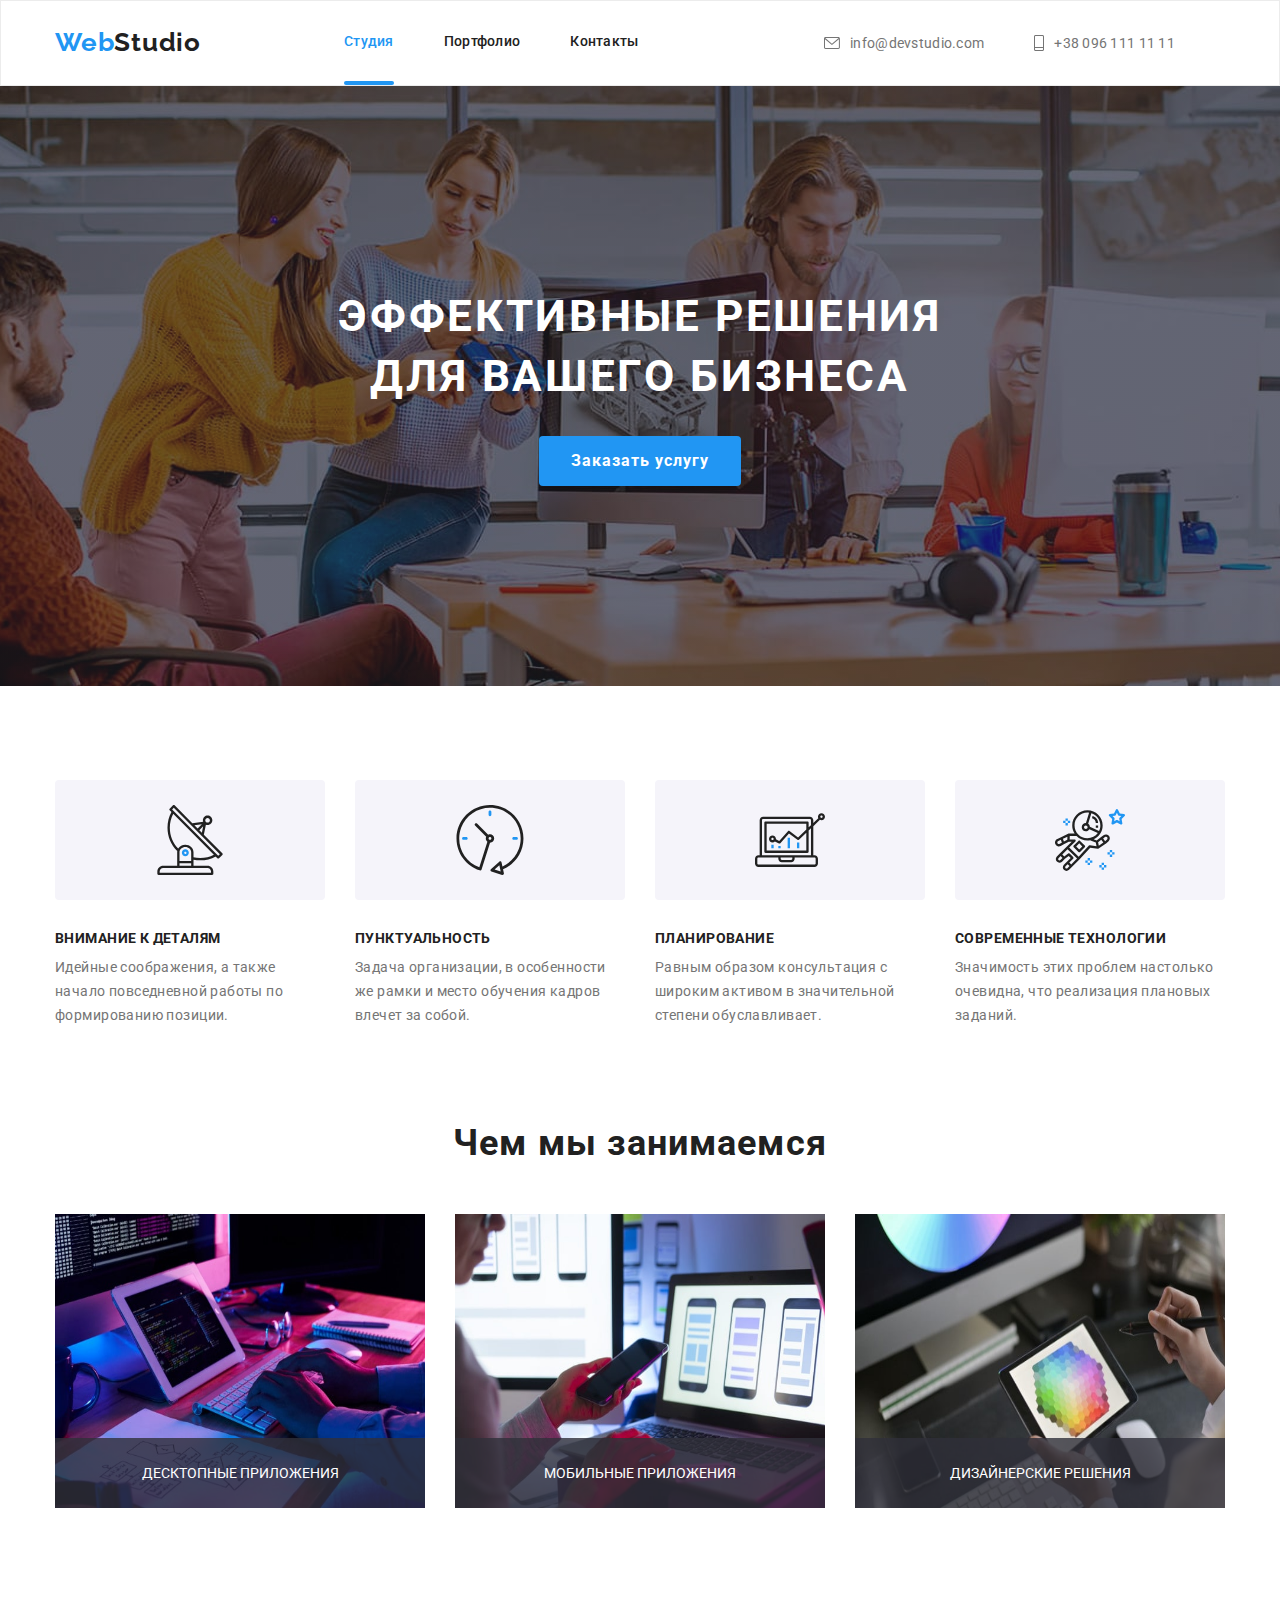
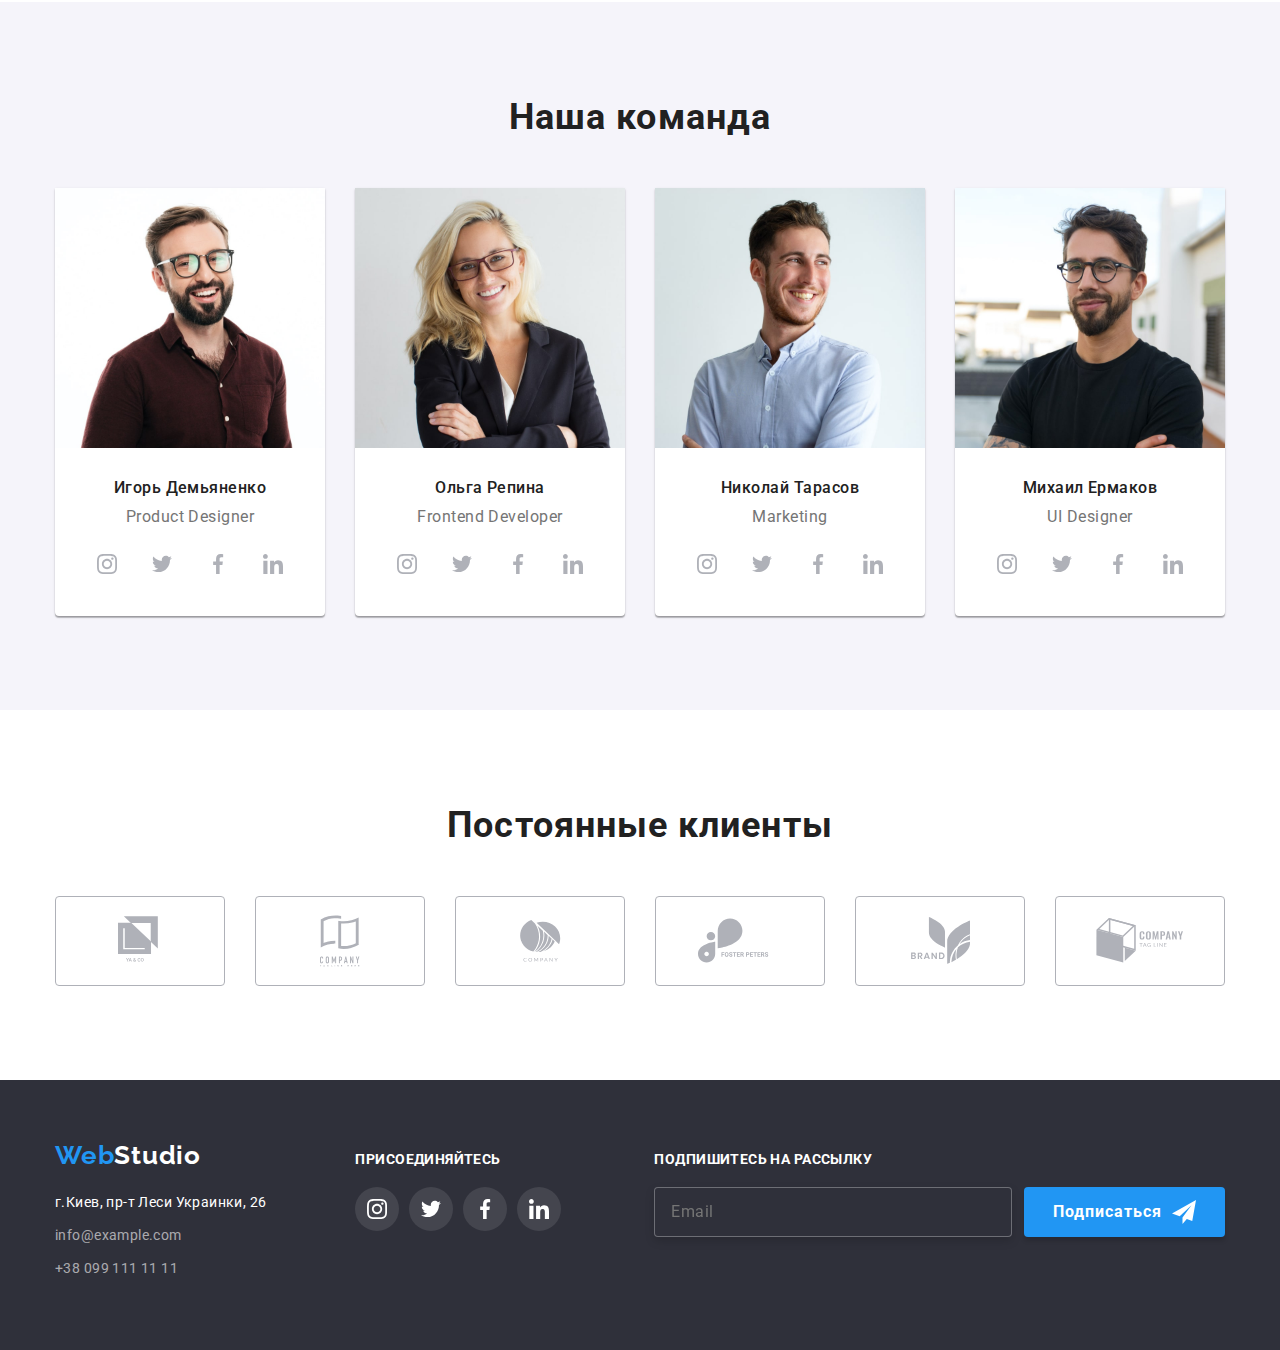
<file: index.html>
<!DOCTYPE html>
<html lang="ru">
<head>
    <meta charset="UTF-8">
    <meta name="viewport" content="width=device-width, initial-scale=1.0">
    <title>goit-markup-hw-07</title>
    <link rel="preconnect" href="https://fonts.gstatic.com"> 
    <link href="https://fonts.googleapis.com/css2?family=Raleway:wght@700&family=Roboto:wght@400;500;700;900&display=swap" rel="stylesheet">
    <link rel="stylesheet" href="https://cdnjs.cloudflare.com/ajax/libs/modern-normalize/1.0.0/modern-normalize.min.css">
    <link rel="stylesheet" href="css/main.min.css">
</head>
<body>
    <header class="header">
        <div class="conteiner header-items">
        <!--Nav conteiner-->
            <nav class="nav-info">
                <a class="logo" href="./index.html"> Web<span class="logo-studio">Studio</span></a> 
                <ul class="nav-list">
                    <li class="nav-list-item current">
                        <a class="nav-list-link current" href="./index.html" >Студия</a>
                    </li>
                    <li class="nav-list-item">
                        <a class="nav-list-link" href="./portfolio.html" >Портфолио</a>
                    </li>
                    <li class="nav-list-item">
                        <a class="nav-list-link" href="#">Контакты</a>
                    </li>
                </ul>
            </nav>
        <!-- Contacts conteiner-->
                <ul class="contacts-list">
                    <li class="contacts-list-item">
                        <a class="contacts-list-link" href="mailto:info@devstudio.com">
                            <svg class="contacts-icon" width="16px" height="12px">
                                <use href="./images/symbol-defs.svg#icon-envelopehover"></use>
                            </svg>info@devstudio.com
                        </a>
                    </li>
                    <li class="contacts-list-item">
                        <a class="contacts-list-link" href="tel:+380961111111"> 
                            <svg class="contacts-icon" width="10px" height="16px">
                                <use href="./images/symbol-defs.svg#icon-vector"></use>
                            </svg>+38 096 111 11 11
                        </a>
                    </li>
                </ul>
        </div>
    </header>  
    <main>
    <!-- Hero-->
        <section class="hero-section">
        <div class="conteiner">
            <h1 class="hero-title"> Эффективные решения <br> для вашего бизнеса </h1>
            <button data-modal-open class="hero-button" type="button"> Заказать услугу </button>
        </div>
        </section>
    <!-- Features-->
        <section class="features-section">
        <div class="conteiner">
            <h2 class="visually-hidden">Наши преимущества</h2>
            <ul class="feature-list">
                <li class="feature-item">
                    <div class="feature-icon">
                        <svg width="70px" height="70px">
                        <use href="./images/symbol-defs.svg#icon-antenna1"></use>
                        </svg>
                    </div>
                    <h3 class="feature-title">Внимание к деталям</h3>
                    <p class="feature-text">Идейные соображения, а также начало повседневной работы по формированию позиции.</p>
                </li>
                <li class="feature-item">
                    <div class="feature-icon">
                        <svg width="70px" height="70px">
                        <use href="./images/symbol-defs.svg#icon-clock1"></use>
                        </svg>
                    </div>
                    <h3 class="feature-title">Пунктуальность</h3>
                    <p class="feature-text">Задача организации, в особенности же рамки и место обучения кадров влечет за собой.</p>
                </li>
                <li class="feature-item">
                    <div class="feature-icon">
                        <svg width="70px" height="70px">
                        <use href="./images/symbol-defs.svg#icon-diagram1"></use>
                        </svg>
                    </div>
                    <h3 class="feature-title">Планирование</h3>
                    <p class="feature-text">Равным образом консультация с широким активом в значительной степени обуславливает.</p>
                </li>
                <li class="feature-item">
                    <div class="feature-icon">
                        <svg width="70px" height="70px">
                        <use href="./images/symbol-defs.svg#icon-astronaut1"></use>
                        </svg>
                    </div>
                    <h3 class="feature-title">Современные технологии</h3>
                    <p class="feature-text">Значимость этих проблем настолько очевидна, что реализация плановых заданий.</p>
                </li>
            </ul>
        </div>
        </section>
    <!-- What we do -->
        <section class="what-we-do">
        <div class="conteiner">
            <h2 class="what-we-do-title">Чем мы занимаемся</h2>
            <ul class="what-we-do-list">
                <li class="what-we-do-img">
                    <div class="what-we-do-img-thumb">
                        <p class="what-we-do-text">Десктопные приложения</p>
                    </div>
                    <img src="./images/img1.jpg" width="370" height="294" alt="computer">
                </li>
                <li class="what-we-do-img">
                    <img src="./images/img2.jpg" width="370" height="294" alt="smartphone">
                    <div class="what-we-do-img-thumb">
                        <p class="what-we-do-text">Мобильные приложения</p>
                    </div>
                </li>
                <li class="what-we-do-img">
                    <img src="./images/img3.jpg" width="370" height="294" alt="tablet">
                    <div class="what-we-do-img-thumb">
                        <p class="what-we-do-text">Дизайнерские решения</p>
                    </div>
                </li>
            </ul>
        </div>
        </section>
    <!-- Our team-->
        <section class="our-team">
        <div class="conteiner">
            <h2 class="our-team-title">Наша команда</h2>
            <ul class="our-team-list">
                <li class="our-team-item"> 
                    <img class="image" src="./images/igor-demyanenko.jpg" width="270" height="260" alt="Игорь Демьяненко">
                    <div class="team-card">
                        <h3 class="person-title">Игорь Демьяненко</h3>
                        <p class="person-text">Product Designer</p>
                        <ul class="social-list">
                            <li class="social-item">
                                <a href="#" class="social-link">
                                    <svg class="social-icon" width="20" height="20">
                                        <use href="./images/symbol-defs.svg#icon-instagram1"></use>
                                    </svg>
                                </a>
                            </li>
                            <li class="social-item">
                                <a href="#" class="social-link">
                                    <svg class="social-icon">
                                        <use href="./images/symbol-defs.svg#icon-twitter1"></use>
                                    </svg>
                                </a>
                            </li>
                            <li class="social-item">
                                <a href="#" class="social-link">
                                    <svg class="social-icon">
                                        <use href="./images/symbol-defs.svg#icon-facebook1"></use>
                                    </svg>
                                </a>
                            </li>
                            <li class="social-item">
                                <a href="#" class="social-link">
                                    <svg class="social-icon">
                                        <use href="./images/symbol-defs.svg#icon-linkedin1"></use>
                                    </svg>
                                </a>
                            </li>
                        </ul>
                    </div>
                </li>
                <li class="our-team-item">
                    <img class="image"  src="./images/olga-repina.jpg" width="270" height="260" alt="Ольга Репина">
                    <div class="team-card">
                        <h3 class="person-title">Ольга Репина</h3>
                        <p class="person-text">Frontend Developer</p>
                        <ul class="social-list">
                            <li class="social-item">
                                <a href="#" class="social-link">
                                    <svg class="social-icon">
                                        <use href="./images/symbol-defs.svg#icon-instagram2"></use>
                                    </svg>
                                </a>
                            </li>
                            <li class="social-item">
                                <a href="#" class="social-link">
                                    <svg class="social-icon">
                                        <use href="./images/symbol-defs.svg#icon-twitter1"></use>
                                    </svg>
                                </a>
                            </li>
                            <li class="social-item">
                                <a href="#" class="social-link">
                                    <svg class="social-icon">
                                        <use href="./images/symbol-defs.svg#icon-facebook1"></use>
                                    </svg>
                                </a>
                            </li>
                            <li class="social-item">
                                <a href="#" class="social-link">
                                    <svg class="social-icon">
                                        <use href="./images/symbol-defs.svg#icon-linkedin1"></use>
                                    </svg>
                                </a>
                            </li>
                        </ul>
                    </div>
                </li>
                <li class="our-team-item">
                    <img class="image"  src="./images/nikolaj-tarasov.jpg" width="270" height="260" alt="Николай Тарасов">
                    <div class="team-card">
                        <h3 class="person-title">Николай Тарасов</h3>
                        <p class="person-text">Marketing</p>
                        <ul class="social-list">
                            <li class="social-item">
                                <a href="#" class="social-link">
                                    <svg class="social-icon">
                                        <use href="./images/symbol-defs.svg#icon-instagram2"></use>
                                    </svg>
                                </a>
                            </li>
                            <li class="social-item">
                                <a href="#" class="social-link">
                                    <svg class="social-icon">
                                        <use href="./images/symbol-defs.svg#icon-twitter1"></use>
                                    </svg>
                                </a>
                            </li>
                            <li class="social-item">
                                <a href="#" class="social-link">
                                    <svg class="social-icon">
                                        <use href="./images/symbol-defs.svg#icon-facebook1"></use>
                                    </svg>
                                </a>
                            </li>
                            <li class="social-item">
                                <a href="#" class="social-link">
                                    <svg class="social-icon">
                                        <use href="./images/symbol-defs.svg#icon-linkedin1"></use>
                                    </svg>
                                </a>
                            </li>
                        </ul>
                    </div>
                </li>
                <li class="our-team-item">
                    <img class="image"  src="./images/michael-ermakov.jpg" width="270" height="260" alt="Михаил Ермаков">
                    <div class="team-card">
                        <h3 class="person-title">Михаил Ермаков</h3>
                        <p class="person-text">UI Designer</p>
                        <ul class="social-list">
                            <li class="social-item">
                                <a href="#" class="social-link">
                                    <svg class="social-icon">
                                        <use href="./images/symbol-defs.svg#icon-instagram2"></use>
                                    </svg>
                                </a>
                            </li>
                            <li class="social-item">
                                <a href="#" class="social-link">
                                    <svg class="social-icon">
                                        <use href="./images/symbol-defs.svg#icon-twitter1"></use>
                                    </svg>
                                </a>
                            </li>
                            <li class="social-item">
                                <a href="#" class="social-link">
                                    <svg class="social-icon">
                                        <use href="./images/symbol-defs.svg#icon-facebook1"></use>
                                    </svg>
                                </a>
                            </li>
                            <li class="social-item">
                                <a href="#" class="social-link">
                                    <svg class="social-icon">
                                        <use href="./images/symbol-defs.svg#icon-linkedin1"></use>
                                    </svg>
                                </a>
                            </li>
                        </ul>
                    </div>
                </li>
            </ul>
        </div>
        </section>
        <section class="our-clients">
            <div class="conteiner">
                <h2 class="our-clients-title">Постоянные клиенты</h2>
                <ul class="our-clients-list">
                    <li class="our-clients-item">
                        <a href="#" class="our-clients-link">
                            <svg class="our-clients-icon" width="44" height="49">
                                <use href="./images/symbol-defs.svg#icon-logo1"></use>
                            </svg>
                        </a>
                    </li>
                    <li class="our-clients-item">
                        <a href="#" class="our-clients-link">
                            <svg class="our-clients-icon" width="40" height="52">
                                <use href="./images/symbol-defs.svg#icon-logo2"></use>
                            </svg>
                        </a>
                    </li>
                    <li class="our-clients-item">
                        <a href="#" class="our-clients-link">
                            <svg class="our-clients-icon" width="41" height="42">
                                <use href="./images/symbol-defs.svg#icon-logo3"></use>
                            </svg>
                        </a>
                    </li>
                    <li class="our-clients-item">
                        <a href="#" class="our-clients-link">
                            <svg class="our-clients-icon" width="84" height="52">
                                <use href="./images/symbol-defs.svg#icon-logo4"></use>
                            </svg>
                        </a>
                    </li>
                    <li class="our-clients-item">
                        <a href="#" class="our-clients-link">
                            <svg class="our-clients-icon" width="59" height="47">
                                <use href="./images/symbol-defs.svg#icon-logo5"></use>
                            </svg>
                        </a>
                    </li>
                    <li class="our-clients-item">
                        <a href="#" class="our-clients-link">
                            <svg class="our-clients-icon" width="88" height="45">
                                <use href="./images/symbol-defs.svg#icon-logo6"></use>
                            </svg>
                        </a>
                    </li>
                </ul>
            </div>
        </section>
    </main>
    <footer class="footer">
        <!-- Contacts-->
        <div class="conteiner">
            <div class="contacts-footer">
                <a class="logo" href="index.html">Web<span class="logo-studio-footer">Studio</span></a>
            <ul>
                <li class="contacts-item">
                    <p class="address">г.Киев, пр-т Леси Украинки, 26</p> 
                </li>
                <li class="contacts-item">
                    <a class="contacts" href="mailto:info@example.com">info@example.com</a>
                </li>
                <li class="contacts-item">
                    <a class="contacts" href="tel:+380991111111">+38 099 111 11 11</a>
                </li>
            </ul>
            </div>
            <div class="social-links-footer">
                <h2 class="social-title-footer"> Присоединяйтесь</h2>
                <ul class="social-links-list-footer">
                    <li class="social-list-item-footer">
                        <a href="#" class="social-link-footer">
                            <svg class="social-icon-footer" width="20" height="20">
                                <use href="./images/symbol-defs.svg#icon-instagram2"></use>
                            </svg>
                        </a>
                    </li>
                    <li class="social-list-item-footer">
                        <a href="#" class="social-link-footer">
                            <svg class="social-icon-footer" width="20" height="20">
                                <use href="./images/symbol-defs.svg#icon-twitter1"></use>
                            </svg>
                        </a>
                    </li>
                    <li class="social-list-item-footer">
                        <a href="#" class="social-link-footer">
                            <svg class="social-icon-footer" width="20" height="20">
                                <use href="./images/symbol-defs.svg#icon-facebook1"></use>
                            </svg>
                        </a>
                    </li>
                    <li class="social-list-item-footer">
                        <a href="#" class="social-link-footer">
                            <svg class="social-icon-footer" width="20" height="20">
                                <use href="./images/symbol-defs.svg#icon-linkedin1"></use>
                            </svg>
                        </a>
                    </li>
                </ul>
            </div>
            <div class="email-send">
                <h2 class="social-title-footer"> Подпишитесь на рассылку</h2>
                <form class="footer-form">
                    <div class="footer-form-wrapper">
                        <input class="footer-input" type="email" name="email" id="email" placeholder="Email" required>
                        <button type="submit" class="footer-button">Подписаться
                            <svg class="email-icon-footer" width="24" height="24">
                                <use href="./images/symbol-defs.svg#icon-iconsend"></use>
                            </svg>
                        </button>
                    </div>
                </form>
            </div>
        </div>    
    </footer>
    <div class="backdrop is-hidden" data-modal>
        <div class="modal">
            <h3 class="modal-form-title">Оставьте свои данные, мы вам перезвоним</h3>
            <form class="modal-form">

                <label class="modal-form-input-label">
                    Имя
                    <span class="modal-form-input-wrapper">
                        <input type="text" name="user-name" class="modal-form-input">
                        <svg class="modal-form-icon" width="12px" height="12px">
                            <use href="./images/symbol-defs.svg#icon-vector-name"></use>
                        </svg>
                    </span>
                </label>

                <label class="modal-form-input-label">
                    Телефон
                    <span class="modal-form-input-wrapper">
                        <input type="tel" name="user-phone" class="modal-form-input">
                        <svg class="modal-form-icon" width="13px" height="12px">
                            <use href="./images/symbol-defs.svg#icon-vector-tel"></use>
                        </svg>
                    </span>
                </label>

                <label class="modal-form-input-label">
                    Почта
                    <span class="modal-form-input-wrapper">
                        <input type="email" name="user-email" class="modal-form-input">
                        <svg class="modal-form-icon" width="15px" height="12px">
                            <use href="./images/symbol-defs.svg#icon-vector-email"></use>
                        </svg>
                    </span>
                </label>

                <label class="modal-form-input-label">
                    Комментарий
                    <textarea name="user-message" class="modal-form-message" placeholder="Введите текст"></textarea>
                </label>

                <input type="checkbox" name="user-policy" id="policy-check"
                    class="modal-form-check-policy visually-hidden">
                <label for="policy-check" class="modal-form-label-policy">
                    <span> Соглашаюсь с рассылкой и принимаю 
                        <a class="modal-form-link" href="">Условия договора</a>
                    </span>
                </label>

                <button type="submit" class="modal-form-button-send">Отправить</button>
            </form>
            <button data-modal-close class="button-close" type="button">
                    <svg class="icon-close" width="18px" height="18px">
                        <use href="./images/symbol-defs.svg#icon-close-black-18dp"></use>
                    </svg>
            </button>
        </div>
    </div>
<script src="./js/modal.js"></script>
</body>
</html>
</file>
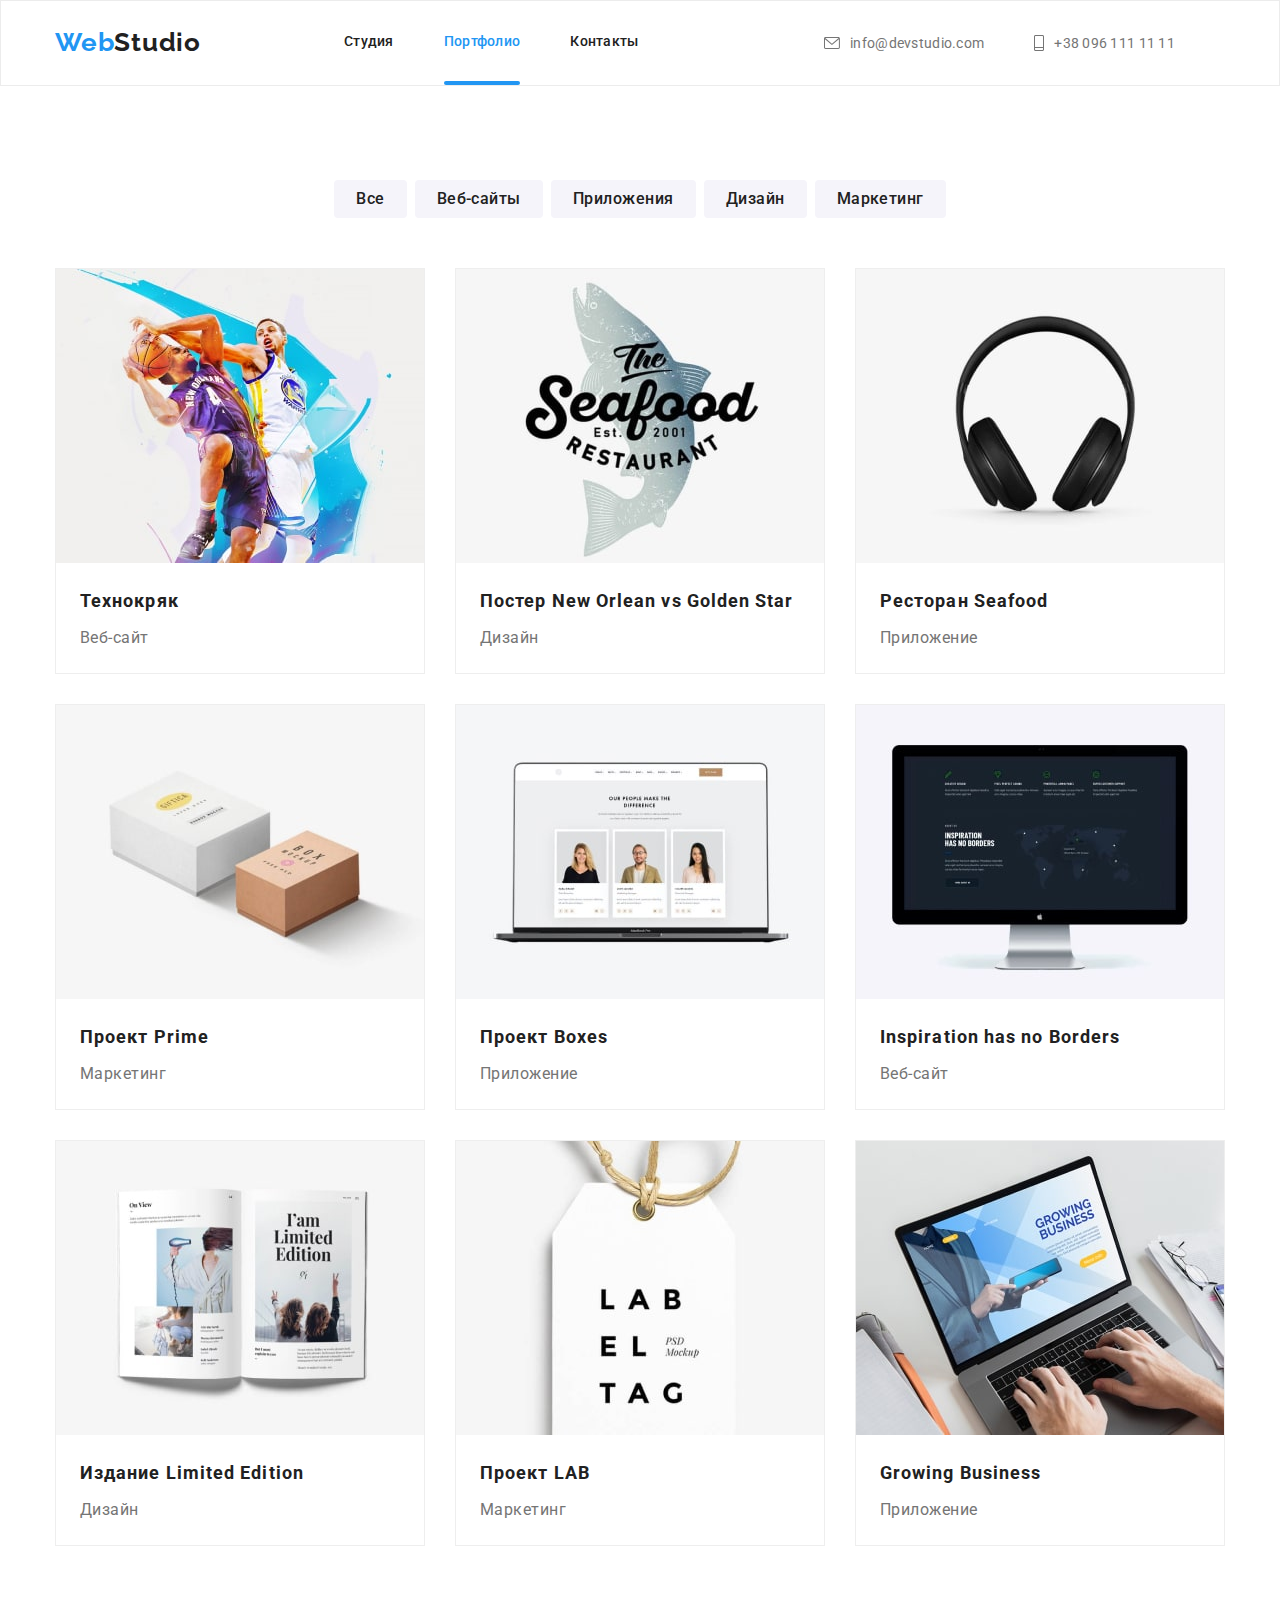
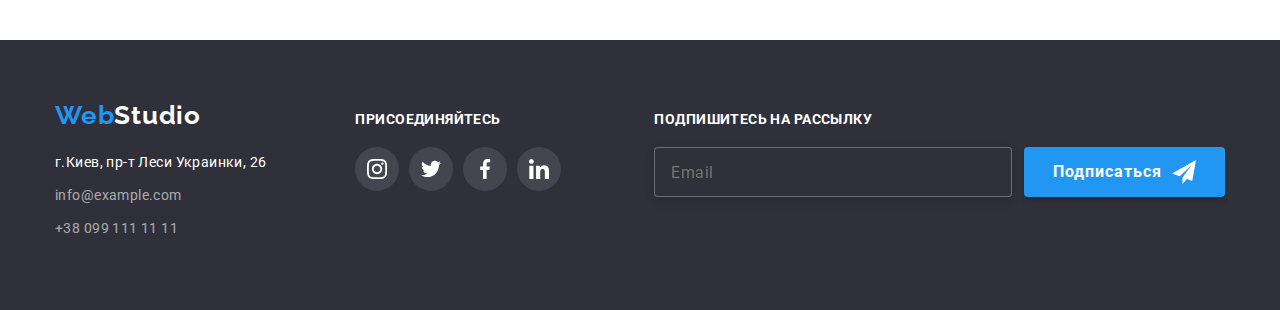
<file: portfolio.html>
<!DOCTYPE html>
<html lang="ru">
<head>
    <meta charset="UTF-8">
    <meta name="viewport" content="width=device-width, initial-scale=1.0">
    <title>goit-markup-hw-07</title>
    <link rel="preconnect" href="https://fonts.gstatic.com"> 
    <link href="https://fonts.googleapis.com/css2?family=Raleway:wght@700&family=Roboto:wght@400;500;700;900&display=swap" rel="stylesheet">
    <link rel="stylesheet" href="https://cdnjs.cloudflare.com/ajax/libs/modern-normalize/1.0.0/modern-normalize.min.css">
    <link rel="stylesheet" href="css/portfolio.min.css">
</head>
<body>
    <header class="header">
        <div class="conteiner header-items">
        <!--Nav conteiner-->
            <nav class="nav-info">
                <a class="logo" href="./index.html"> Web<span class="logo-studio">Studio</span></a> 
                <ul class="nav-list">
                    <li class="nav-list-item">
                        <a class="nav-list-link" href="./index.html">Студия</a>
                    </li>
                    <li class="nav-list-item current">
                        <a class="nav-list-link current" href="./portfolio.html">Портфолио</a>
                    </li>
                    <li class="nav-list-item">
                        <a class="nav-list-link" href="#">Контакты</a>
                    </li>
                </ul>
            </nav>
        <!-- Contacts conteiner-->
                <ul class="contacts-list">
                    <li class="contacts-list-item">
                        <a class="contacts-list-link" href="mailto:info@devstudio.com">
                            <svg class="contacts-icon" width="16px" height="12px">
                                <use href="./images/symbol-defs.svg#icon-envelopehover"></use>
                            </svg>info@devstudio.com
                        </a>
                    </li>
                    <li class="contacts-list-item">
                        <a class="contacts-list-link" href="tel:+380961111111"> 
                            <svg class="contacts-icon" width="10px" height="16px">
                                <use href="./images/symbol-defs.svg#icon-vector"></use>
                            </svg>+38 096 111 11 11
                        </a>
                    </li>
                </ul>
        </div>
    </header>  
    <main>
    <!-- Service conteiner-->
    <section class="our-works">
        <div class="conteiner">
        <h1 class="visually-hidden">Портфолио</h1>
        <ul class="worktype-filters">
            <li class="worktype-filters-item">
                <button class="filter-button" type="button">Все</button>
            </li>
            <li class="worktype-filters-item">
                <button class="filter-button" type="button">Веб-сайты</button>
            </li>
            <li class="worktype-filters-item">
                <button class="filter-button" type="button">Приложения</button>
            </li>
            <li class="worktype-filters-item">
                <button class="filter-button" type="button">Дизайн</button>
            </li>
            <li class="worktype-filters-item">
                <button class="filter-button" type="button">Маркетинг</button>
            </li>
        </ul>
    <!-- Work examples -->
        <h2 class="visually-hidden">Примеры работ</h2>
        <ul class="work-examples">
            <li class="work-examples-item">
            <a href="">
                <div class="work-examples-img-thumb">
                    <img src="./images-portfolio/img-min.jpg" alt="Открытый ноутбук">
                    <p class="overlay">Технокряк это современная площадка распространения коронавируса. 
                        Компании используют эту платформу для цифрового шпионажа
                        и атак на защищённые сервера конкурентов.
                    </p>
                </div>
                <div class="work-examples-text">
                    <h2>Технокряк</h2>
                    <p>Веб-сайт</p>
                </div>
                
            </a>
            </li>
            <li class="work-examples-item">
            <a href="">
                <div class="work-examples-img-thumb">
                    <img src="./images-portfolio/img-2-min.jpg" alt="Постер баскетбол">
                    <p class="overlay">Технокряк это современная площадка распространения коронавируса.  
                        Компании используют эту платформу для цифрового шпионажа 
                        и атак на защищённые сервера конкурентов.
                    </p>
                </div>
                <div class="work-examples-text">
                    <h2>Постер New Orlean vs Golden Star</h2>
                    <p>Дизайн</p>
                </div>
            </a>
            </li>
            <li class="work-examples-item">
            <a href="">
                <div class="work-examples-img-thumb">
                    <img src="./images-portfolio/img-3-min.jpg" alt="Логотип ресторана">
                    <p class="overlay">Технокряк это современная площадка распространения коронавируса. 
                        Компании используют эту платформу для цифрового шпионажа 
                        и атак на защищённые сервера конкурентов.
                    </p>
                </div>
                <div class="work-examples-text">
                    <h2>Ресторан Seafood</h2>
                    <p>Приложение</p>
                </div>
            </a>
            </li>
            <li class="work-examples-item">
            <a href="">
                <div class="work-examples-img-thumb">
                    <img src="./images-portfolio/img-4-min.jpg" alt="Наушники">
                    <p class="overlay">Технокряк это современная площадка распространения коронавируса. 
                        Компании используют эту платформу для цифрового шпионажа 
                        и атак на защищённые сервера конкурентов.
                    </p>
                </div>
                <div class="work-examples-text">
                    <h2>Проект Prime</h2>
                    <p>Маркетинг</p>
                </div>
            </a>
            </li>
            <li class="work-examples-item">
            <a href="">
                <div class="work-examples-img-thumb">
                    <img src="./images-portfolio/img-5-min.jpg" alt="Коробки">
                    <p class="overlay">Технокряк это современная площадка распространения коронавируса. 
                        Компании используют эту платформу для цифрового шпионажа 
                        и атак на защищённые сервера конкурентов.
                    </p>
                </div>
                <div class="work-examples-text">
                    <h2>Проект Boxes</h2>
                    <p>Приложение</p>
                </div>
            </a>
            </li>
            <li class="work-examples-item">
            <a href="">
                <div class="work-examples-img-thumb">
                    <img src="./images-portfolio/img-6-min.jpg" alt="Монитор">
                    <p class="overlay">Технокряк это современная площадка распространения коронавируса. 
                        Компании используют эту платформу для цифрового шпионажа 
                        и атак на защищённые сервера конкурентов.
                    </p>
                </div>
                <div class="work-examples-text">
                    <h2>Inspiration has no Borders</h2>
                    <p>Веб-сайт</p>
                </div>
            </a>
            </li>
            <li class="work-examples-item">
            <a href="">
                <div class="work-examples-img-thumb">
                    <img src="./images-portfolio/img-7-min.jpg" alt="Книга открытая">
                    <p class="overlay">Технокряк это современная площадка распространения коронавируса. 
                        Компании используют эту платформу для цифрового шпионажа 
                        и атак на защищённые сервера конкурентов.
                    </p>
                </div>
                <div class="work-examples-text">
                    <h2>Издание Limited Edition</h2>
                    <p>Дизайн</p>
                </div>
            </a>
            </li>
            <li class="work-examples-item">
            <a href="">    
                <div class="work-examples-img-thumb">
                    <img src="./images-portfolio/img-8-min.jpg" alt="Ярлык">
                    <p class="overlay">Технокряк это современная площадка распространения коронавируса. 
                        Компании используют эту платформу для цифрового шпионажа 
                        и атак на защищённые сервера конкурентов.
                    </p>
                </div>
                <div class="work-examples-text">
                    <h2>Проект LAB</h2>
                    <p>Маркетинг</p>
                </div>
            </a>
            </li>
            <li class="work-examples-item">
            <a href="">
                <div class="work-examples-img-thumb">
                    <img src="./images-portfolio/img-9-min.jpg" alt="Работа на ноутбуке">
                    <p class="overlay">Технокряк это современная площадка распространения коронавируса. 
                        Компании используют эту платформу для цифрового шпионажа 
                        и атак на защищённые сервера конкурентов.
                    </p>
                </div>
                <div class="work-examples-text">
                    <h2>Growing Business</h2>
                    <p>Приложение</p>
                </div>
            </a>
            </li>
        </ul>
        </div>
    </section>
    </main>
    <footer class="footer">
        <!-- Contacts-->
        <div class="conteiner">
            <div class="contacts-footer">
                <a class="logo" href="index.html">Web<span class="logo-studio-footer">Studio</span></a>
            <ul>
                <li class="contacts-item">
                    <p class="address">г.Киев, пр-т Леси Украинки, 26</p> 
                </li>
                <li class="contacts-item">
                    <a class="contacts" href="mailto:info@example.com">info@example.com</a>
                </li>
                <li class="contacts-item">
                    <a class="contacts" href="tel:+380991111111">+38 099 111 11 11</a>
                </li>
            </ul>
            </div>
            <div class="social-links-footer">
                <h2 class="social-title-footer"> Присоединяйтесь</h2>
                <ul class="social-links-list-footer">
                    <li class="social-list-item-footer">
                        <a href="#" class="social-link-footer">
                            <svg class="social-icon-footer" width="20" height="20">
                                <use href="./images/symbol-defs.svg#icon-instagram2"></use>
                            </svg>
                        </a>
                    </li>
                    <li class="social-list-item-footer">
                        <a href="#" class="social-link-footer">
                            <svg class="social-icon-footer" width="20" height="20">
                                <use href="./images/symbol-defs.svg#icon-twitter1"></use>
                            </svg>
                        </a>
                    </li>
                    <li class="social-list-item-footer">
                        <a href="#" class="social-link-footer">
                            <svg class="social-icon-footer" width="20" height="20">
                                <use href="./images/symbol-defs.svg#icon-facebook1"></use>
                            </svg>
                        </a>
                    </li>
                    <li class="social-list-item-footer">
                        <a href="#" class="social-link-footer">
                            <svg class="social-icon-footer" width="20" height="20">
                                <use href="./images/symbol-defs.svg#icon-linkedin1"></use>
                            </svg>
                        </a>
                    </li>
                </ul>
            </div>
            <div class="email-send">
                <h2 class="social-title-footer"> Подпишитесь на рассылку</h2>
                <form class="footer-form">
                        <input class="footer-input" type="email" name="email" id="email" placeholder="Email" required>
                        <button type="submit" class="footer-button">Подписаться
                            <svg class="email-icon-footer" width="24" height="24">
                                <use href="./images/symbol-defs.svg#icon-iconsend"></use>
                            </svg>
                        </button>
                </form>
            </div>
        </div>    
    </footer>
</body>
</html>
</file>
<file: css/main.min.css>
*{padding:0;margin:0;-webkit-box-sizing:border-box;box-sizing:border-box}*,*::before,*::after{-webkit-box-sizing:border-box;box-sizing:border-box}h1,h2,h3,h4,h5,h6,p{margin:0}ul,ol{margin:0;padding:0}img{display:block}ul{list-style:none}a{text-decoration:none;color:var(--primary-text-color)}body{background-color:var(--white-text-color);color:var(--primary-text-color);font-family:var(--main-font);font-weight:400;font-size:14px}.conteiner{width:1200px;margin-left:auto;margin-right:auto;padding-right:15px;padding-left:15px}.footer .conteiner{display:-webkit-box;display:-ms-flexbox;display:flex;-webkit-box-align:baseline;-ms-flex-align:baseline;align-items:baseline}:root{--primary-text-color: #212121;--secondary-text-color: #757575;--accent-color: #2196f3;--white-text-color: #ffffff;--border-color: #ECECEC;--contacts-color: rgba(255, 255, 255, 0.6);--main-background-color: #2F303A;--secondary-backgroud-color: #F5F4FA;--social-links-main-color: #AFB1B8;--social-link-background-color: rgba(255, 255, 255, 0.1);--hero-gradient-color:  rgba(47, 48, 58, 0.4);--portfolio-border-color: #EEEEEE;--black-color: #000000;--main-font: "Roboto", sans-serif;--logo-font: "Raleway", sans-serif}.visually-hidden{position:absolute !important;clip:rect(1px 1px 1px 1px);clip:rect(1px, 1px, 1px, 1px);padding:0 !important;border:0 !important;height:1px !important;width:1px !important;overflow:hidden}.social-link,.nav-info,.feature-icon,.our-clients-link,.social-link-footer,.footer-form,.footer-input,.button-close,.button-close .icon-close{display:-webkit-box;display:-ms-flexbox;display:flex;-webkit-box-align:center;-ms-flex-align:center;align-items:center;-webkit-box-pack:center;-ms-flex-pack:center;justify-content:center}.logo{font-family:var(--logo-font);font-style:normal;font-size:26px;font-weight:700;line-height:1.192;letter-spacing:.03em;color:var(--accent-color);text-decoration:none;padding-top:24px;padding-bottom:25px}.logo:hover,.logo:focus,.logo:active{color:var(--accent-color)}.footer .logo{display:block;margin-bottom:20px;padding:0 0 0 0}.logo-studio{color:var(--primary-text-color)}.logo-studio-footer{color:var(--white-text-color)}.what-we-do-title{margin-bottom:50px;font-style:normal;font-size:36px;font-weight:700;line-height:1.167;letter-spacing:.03em;text-align:center;color:var(--primary-text-color)}.our-team-title{margin-bottom:50px;font-style:normal;font-size:36px;font-weight:700;line-height:1.167;letter-spacing:.03em;text-align:center;color:var(--primary-text-color)}.our-clients-title{margin-bottom:50px;font-style:normal;font-size:36px;font-weight:700;line-height:1.167;letter-spacing:.03em;text-align:center;color:var(--primary-text-color)}.feature-title{margin-bottom:10px;font-size:14px;font-weight:700;line-height:1.143;letter-spacing:.03em;text-transform:uppercase;color:var(--primary-text-color)}.hero-button{font-size:16px;font-weight:700;line-height:1.875;letter-spacing:.06em;background-color:var(--accent-color);color:var(--white-text-color);display:inline-block;padding:10px 32px;-webkit-box-shadow:0px 4px 4px rgba(0,0,0,0.15);box-shadow:0px 4px 4px rgba(0,0,0,0.15);cursor:pointer;border-radius:4px;border:none;-webkit-transition-property:all;transition-property:all;-webkit-transition-duration:250ms;transition-duration:250ms;-webkit-transition-timing-function:cubic-bezier(0.4, 0, 0.2, 1);transition-timing-function:cubic-bezier(0.4, 0, 0.2, 1)}.footer-button{display:-webkit-box;display:-ms-flexbox;display:flex;-webkit-box-align:center;-ms-flex-align:center;align-items:center;padding:10px 29px;font-size:16px;font-weight:700;line-height:1.875;letter-spacing:.06em;text-transform:capitalize;background-color:var(--accent-color);color:var(--white-text-color);-webkit-box-shadow:0px 4px 4px rgba(0,0,0,0.15);box-shadow:0px 4px 4px rgba(0,0,0,0.15);border-radius:4px;border:none;cursor:pointer;-webkit-transition-property:all;transition-property:all;-webkit-transition-duration:250ms;transition-duration:250ms;-webkit-transition-timing-function:cubic-bezier(0.4, 0, 0.2, 1);transition-timing-function:cubic-bezier(0.4, 0, 0.2, 1)}.social-list{display:-webkit-box;display:-ms-flexbox;display:flex;-webkit-box-pack:justify;-ms-flex-pack:justify;justify-content:space-between}.social-item{width:44px;height:44px}.social-item:not(:last-child){margin-right:10px}.social-link{width:100%;height:100%;border-radius:50%;fill:currentColor;color:var(--social-links-main-color);-webkit-transition-property:all;transition-property:all;-webkit-transition-duration:250ms;transition-duration:250ms;-webkit-transition-timing-function:cubic-bezier(0.4, 0, 0.2, 1);transition-timing-function:cubic-bezier(0.4, 0, 0.2, 1)}.social-link:hover,.social-link:focus{background-color:var(--accent-color);color:var(--white-text-color);fill:var(--white-text-color)}.social-icon{width:20px;height:20px}.header{border:1px solid var(--border-color)}.header-items{display:-webkit-box;display:-ms-flexbox;display:flex;-webkit-box-align:center;-ms-flex-align:center;align-items:center}.nav-list{display:-webkit-box;display:-ms-flexbox;display:flex;margin:0 0 0 93px}.nav-list-item{margin-left:50px;display:block}.nav-list-item:last-child{margin-left:50px}.nav-list-item.current::after,.nav-list-item:hover::after{content:"";display:block;width:100%;height:4px;border-radius:3px;margin:0 auto;background-color:var(--accent-color);opacity:1}.nav-list-item:hover::after,.nav-list-item:active::after{opacity:1}.nav-list-link{display:-webkit-box;display:-ms-flexbox;display:flex;font-style:normal;font-size:14px;font-weight:500;line-height:1.143;letter-spacing:.02em;color:var(--primary-text-color);text-decoration:none;padding-top:32px;padding-bottom:32px;-webkit-box-align:center;-ms-flex-align:center;align-items:center;-webkit-transition-property:all;transition-property:all;-webkit-transition-duration:250ms;transition-duration:250ms;-webkit-transition-timing-function:cubic-bezier(0.4, 0, 0.2, 1);transition-timing-function:cubic-bezier(0.4, 0, 0.2, 1)}.nav-list-link:hover,.nav-list-link:active,.nav-list-link:focus{color:var(--accent-color)}.nav-list-link.current{color:var(--accent-color)}.contacts-list{display:-webkit-box;display:-ms-flexbox;display:flex;margin:0 0 0 auto;font-size:14px;font-weight:400;line-height:1.714;letter-spacing:.03em;color:var(--contacts-color);text-decoration:none}.contacts-icon{margin-right:10px}.contacts-list-item{margin-right:50px}.contacts-list-link{display:-webkit-box;display:-ms-flexbox;display:flex;-webkit-box-align:center;-ms-flex-align:center;align-items:center;font-size:14px;font-weight:400;line-height:1.143;letter-spacing:.02em;color:var(--secondary-text-color);text-decoration:none;fill:currentColor;padding-top:32px;padding-bottom:32px;-webkit-transition-property:all;transition-property:all;-webkit-transition-duration:250ms;transition-duration:250ms;-webkit-transition-timing-function:cubic-bezier(0.4, 0, 0.2, 1);transition-timing-function:cubic-bezier(0.4, 0, 0.2, 1)}.contacts-list-link:hover,.contacts-list-link:active,.contacts-list-link:focus{color:var(--accent-color)}.hero-section{text-align:center;padding:200px 0;margin-left:auto;margin-right:auto;background-image:-webkit-gradient(linear, left top, right top, from(var(--hero-gradient-color)), to(var(--hero-gradient-color))),url("../images/img-hero.jpg");background-image:linear-gradient(to right, var(--hero-gradient-color), var(--hero-gradient-color)),url("../images/img-hero.jpg");background-repeat:no-repeat;background-position:center;background-size:cover;background-color:var(--main-background-color)}.hero-title{font-style:normal;font-size:44px;font-weight:600px;line-height:1.364;letter-spacing:.06em;text-align:center;text-transform:uppercase;color:var(--white-text-color);margin-bottom:30px}.features-section{display:-webkit-box;display:-ms-flexbox;display:flex;padding-top:94px;padding-bottom:94px}.feature-list{display:-webkit-box;display:-ms-flexbox;display:flex;-webkit-box-align:start;-ms-flex-align:start;align-items:flex-start;-webkit-box-pack:justify;-ms-flex-pack:justify;justify-content:space-between}.feature-icon{width:100%;height:120px;background-color:var(--secondary-backgroud-color);border-radius:4px;margin-bottom:30px}.feature-item{min-width:270px}.feature-item:not(:last-child){margin-right:30px}.feature-text{font-size:14px;font-weight:400;line-height:1.714;letter-spacing:.03em;color:var(--secondary-text-color)}.what-we-do{padding-bottom:94px}.what-we-do-list{display:-webkit-box;display:-ms-flexbox;display:flex}.what-we-do-img{position:relative;overflow:hidden}.what-we-do-img:not(:last-child){margin-right:30px}.what-we-do-img-thumb{position:absolute;width:370px;height:70px;bottom:0;background-color:rgba(47,48,58,0.8)}.what-we-do-text{position:absolute;width:100%;height:100%;padding:27px 0px;text-align:center;text-transform:uppercase;color:var(--white-text-color)}.our-team{background:var(--secondary-backgroud-color);padding-top:94px;padding-bottom:94px}.our-team-list{display:-webkit-box;display:-ms-flexbox;display:flex}.our-team-item{background-color:var(--white-text-color);-webkit-box-shadow:0px 1px 3px rgba(0,0,0,0.12),0px 1px 1px rgba(0,0,0,0.14),0px 2px 1px rgba(0,0,0,0.2);box-shadow:0px 1px 3px rgba(0,0,0,0.12),0px 1px 1px rgba(0,0,0,0.14),0px 2px 1px rgba(0,0,0,0.2);border-radius:0px 0px 4px 4px}.our-team-item:not(:last-child){margin-right:30px}.our-team-item .image{display:block}.team-card{padding:30px 30px}.person-title{margin-bottom:10px;font-style:normal;font-size:16px;font-weight:500;line-height:1.188;letter-spacing:.03em;text-align:center;color:var(--primary-text-color)}.person-text{margin-bottom:16px;font-size:16px;font-weight:400;line-height:1.188;letter-spacing:.03em;text-align:center;color:var(--secondary-text-color)}.our-clients{padding-top:94px;padding-bottom:94px}.our-clients-list{display:-webkit-box;display:-ms-flexbox;display:flex}.our-clients-item{display:-webkit-box;display:-ms-flexbox;display:flex;-webkit-box-align:center;-ms-flex-align:center;align-items:center;-webkit-box-pack:center;-ms-flex-pack:center;justify-content:center;width:170px;height:90px}.our-clients-item:not(:last-child){margin-right:30px}.our-clients-link{width:100%;height:100%;color:var(--social-links-main-color);border:1px solid var(--social-links-main-color);border-radius:4px;-webkit-transition-property:all;transition-property:all;-webkit-transition-duration:250ms;transition-duration:250ms;-webkit-transition-timing-function:cubic-bezier(0.4, 0, 0.2, 1);transition-timing-function:cubic-bezier(0.4, 0, 0.2, 1)}.our-clients-link:hover,.our-clients-link:focus{color:var(--accent-color);border-color:var(--accent-color);outline:none}.our-clients-icon{fill:currentColor}.footer{padding-top:60px;padding-bottom:60px;background:var(--main-background-color)}.footer .social-link-footer{background-color:var(--social-link-background-color)}.contacts-item{margin-bottom:9px}.contacts-footer{margin-right:70px;width:231px}.address{font-size:14px;font-weight:400;line-height:1.714;letter-spacing:.03em;color:var(--white-text-color);text-decoration:none}.contacts{font-size:14px;font-weight:400;line-height:1.714;letter-spacing:.03em;color:var(--contacts-color);text-decoration:none}.contacts:hover,.contacts:active,.contacts:focus{color:var(--accent-color)}.social-links-footer{width:206px}.social-title-footer{margin-top:0px;margin-bottom:20px;font-size:14px;font-weight:700;line-height:1.143;letter-spacing:.03em;text-transform:uppercase;color:var(--white-text-color)}.social-list-item-footer{width:44px;height:44px}.social-links-list-footer{display:-webkit-box;display:-ms-flexbox;display:flex}.social-list-item-footer:not(:last-child){margin-right:10px}.social-link-footer{width:100%;height:100%;border-radius:50%;fill:currentColor;color:var(--white-text-color);-webkit-transition:all 250ms cubic-bezier(0.4, 0, 0.2, 1);transition:all 250ms cubic-bezier(0.4, 0, 0.2, 1)}.social-link-footer:hover,.social-link-footer:focus{background-color:var(--accent-color);color:var(--white-text-color);fill:var(--white-text-color)}.footer-form-wrapper{display:-webkit-box;display:-ms-flexbox;display:flex}.email-send{margin-left:93px}.footer-input{width:358px;height:50px;margin-right:12px;padding:15px 16px;border:1px solid rgba(255,255,255,0.3);-webkit-box-sizing:border-box;box-sizing:border-box;-webkit-filter:drop-shadow(0px 4px 4px rgba(0,0,0,0.15));filter:drop-shadow(0px 4px 4px rgba(0,0,0,0.15));border-radius:4px;color:var(--white-text-color);background-color:var(--main-background-color);font-size:16px;font-weight:400;line-height:1.25;letter-spacing:.03em}.footer-input:focus{border:1px solid var(--accent-color);outline:none;cursor:pointer}.email-icon-footer{-webkit-box-align:center;-ms-flex-align:center;align-items:center;margin-left:10px}.backdrop{position:fixed;top:0;left:0;width:100%;height:100%;background-color:rgba(0,0,0,0.2);-webkit-transition-property:all;transition-property:all;-webkit-transition-duration:250ms;transition-duration:250ms;-webkit-transition-timing-function:cubic-bezier(0.4, 0, 0.2, 1);transition-timing-function:cubic-bezier(0.4, 0, 0.2, 1)}.backdrop.is-hidden{opacity:0;pointer-events:none}.modal{position:absolute;padding:40px;top:50%;left:50%;-webkit-transform:translate(-50%, -50%);transform:translate(-50%, -50%);width:528px;height:581px;background-color:var(--white-text-color);-webkit-box-shadow:0px 1px 3px rgba(0,0,0,0.12),0px 1px 1px rgba(0,0,0,0.14),0px 2px 1px rgba(0,0,0,0.2);box-shadow:0px 1px 3px rgba(0,0,0,0.12),0px 1px 1px rgba(0,0,0,0.14),0px 2px 1px rgba(0,0,0,0.2);border-radius:4px}.button-close{position:absolute;top:8px;right:8px;width:30px;height:30px;padding:0;border:1px solid rgba(0,0,0,0.1);border-radius:50%;background-color:var(--white-text-color);cursor:pointer;-webkit-transition-property:all;transition-property:all;-webkit-transition-duration:250ms;transition-duration:250ms;-webkit-transition-timing-function:cubic-bezier(0.4, 0, 0.2, 1);transition-timing-function:cubic-bezier(0.4, 0, 0.2, 1)}.button-close .icon-close{position:absolute;fill:var(--black-color);-webkit-transition-property:all;transition-property:all;-webkit-transition-duration:250ms;transition-duration:250ms;-webkit-transition-timing-function:cubic-bezier(0.4, 0, 0.2, 1);transition-timing-function:cubic-bezier(0.4, 0, 0.2, 1)}.button-close:hover{border-color:var(--accent-color)}.button-close:hover .icon-close{fill:var(--accent-color)}.modal-form-title{margin-bottom:12px;font-size:20px;font-weight:700;line-height:1.15;letter-spacing:.03em;text-align:center;color:var(--primary-text-color)}.modal-form{display:-webkit-box;display:-ms-flexbox;display:flex;-webkit-box-orient:vertical;-webkit-box-direction:normal;-ms-flex-direction:column;flex-direction:column}.modal-form-input-wrapper{display:block;position:relative}.modal-form-input-label{font-size:12px;font-weight:400;line-height:1.167;letter-spacing:.01em;color:var(--secondary-text-color)}.modal-form-input-label:not(:first-child){margin-top:10px}.modal-form-input{display:block;width:100%;height:40px;margin-top:4px;border:1px solid rgba(33,33,33,0.2);-webkit-box-sizing:border-box;box-sizing:border-box;border-radius:4px;padding-left:42px;-webkit-transition-property:all;transition-property:all;-webkit-transition-duration:250ms;transition-duration:250ms;-webkit-transition-timing-function:cubic-bezier(0.4, 0, 0.2, 1);transition-timing-function:cubic-bezier(0.4, 0, 0.2, 1)}.modal-form-input:focus{outline:none;border-color:var(--accent-color);cursor:pointer}.modal-form-icon{position:absolute;top:50%;left:12px;-webkit-transform:translateY(-50%);transform:translateY(-50%);display:block;-webkit-transition-property:background-color;transition-property:background-color;-webkit-transition-duration:250ms;transition-duration:250ms;-webkit-transition-timing-function:cubic-bezier(0.4, 0, 0.2, 1);transition-timing-function:cubic-bezier(0.4, 0, 0.2, 1)}.modal-form-input:focus+.modal-form-icon{fill:var(--accent-color)}.modal-form-message{margin-top:4px;font-size:14px;font-weight:400;line-height:1.143;letter-spacing:.01em;display:block;width:100%;height:120px;border:1px solid rgba(33,33,33,0.2);border-radius:4px;resize:none;-webkit-transition-property:border-color;transition-property:border-color;-webkit-transition-duration:250ms;transition-duration:250ms;-webkit-transition-timing-function:cubic-bezier(0.4, 0, 0.2, 1);transition-timing-function:cubic-bezier(0.4, 0, 0.2, 1);padding:15px}.modal-form-message:focus{outline:none;border-color:var(--accent-color);cursor:pointer}.modal-form-message::-webkit-input-placeholder{color:rgba(117,117,117,0.5)}.modal-form-message:-ms-input-placeholder{color:rgba(117,117,117,0.5)}.modal-form-message::-ms-input-placeholder{color:rgba(117,117,117,0.5)}.modal-form-message::placeholder{color:rgba(117,117,117,0.5)}.modal-form-label-policy::before{display:inline-block;width:16px;height:15px;border:2px solid var(--black-color);border-radius:2px;content:"";margin-right:8px}.modal-form-check-policy:checked+.modal-form-label-policy::before{width:16px;height:15px;background-color:var(--accent-color);background-image:url("../images/icon-check.svg");background-repeat:no-repeat;background-origin:border-box;background-size:contain;border-color:var(--accent-color);border-radius:2px}.modal-form-label-policy{display:-webkit-box;display:-ms-flexbox;display:flex;-webkit-box-pack:center;-ms-flex-pack:center;justify-content:center;-webkit-box-align:center;-ms-flex-align:center;align-items:center;-ms-flex-wrap:wrap;flex-wrap:wrap;margin-top:20px;font-size:14px;font-weight:400;line-height:1.714;letter-spacing:.03em;color:var(--secondary-text-color)}.modal-form-link{color:var(--accent-color);text-decoration:underline}.modal-form-button-send{-ms-flex-item-align:center;-ms-grid-row-align:center;align-self:center;margin-top:30px;font-size:16px;font-weight:700;line-height:1.875;letter-spacing:.06em;background-color:var(--accent-color);color:var(--white-text-color);padding:10px 32px;-webkit-box-shadow:0px 4px 4px rgba(0,0,0,0.15);box-shadow:0px 4px 4px rgba(0,0,0,0.15);cursor:pointer;border-radius:4px;border:none;-webkit-transition-property:all;transition-property:all;-webkit-transition-duration:250ms;transition-duration:250ms;-webkit-transition-timing-function:cubic-bezier(0.4, 0, 0.2, 1);transition-timing-function:cubic-bezier(0.4, 0, 0.2, 1)}.modal-form-button-send:hover,.modal-form-button-send:focus{background-color:var(--accent-color);color:var(--white-text-color)}
/*# sourceMappingURL=main.min.css.map */
</file>
<file: css/portfolio.min.css>
*{padding:0;margin:0;-webkit-box-sizing:border-box;box-sizing:border-box}*,*::before,*::after{-webkit-box-sizing:border-box;box-sizing:border-box}h1,h2,h3,h4,h5,h6,p{margin:0}ul,ol{margin:0;padding:0}img{display:block}ul{list-style:none}a{text-decoration:none;color:var(--primary-text-color)}body{background-color:var(--white-text-color);color:var(--primary-text-color);font-family:var(--main-font);font-weight:400;font-size:14px}.conteiner{width:1200px;margin-left:auto;margin-right:auto;padding-right:15px;padding-left:15px}.footer .conteiner{display:-webkit-box;display:-ms-flexbox;display:flex;-webkit-box-align:baseline;-ms-flex-align:baseline;align-items:baseline}:root{--primary-text-color: #212121;--secondary-text-color: #757575;--accent-color: #2196f3;--white-text-color: #ffffff;--border-color: #ECECEC;--contacts-color: rgba(255, 255, 255, 0.6);--main-background-color: #2F303A;--secondary-backgroud-color: #F5F4FA;--social-links-main-color: #AFB1B8;--social-link-background-color: rgba(255, 255, 255, 0.1);--hero-gradient-color:  rgba(47, 48, 58, 0.4);--portfolio-border-color: #EEEEEE;--black-color: #000000;--main-font: "Roboto", sans-serif;--logo-font: "Raleway", sans-serif}.visually-hidden{position:absolute !important;clip:rect(1px 1px 1px 1px);clip:rect(1px, 1px, 1px, 1px);padding:0 !important;border:0 !important;height:1px !important;width:1px !important;overflow:hidden}.worktype-filters,.nav-info,.social-link-footer,.footer-form,.footer-input{display:-webkit-box;display:-ms-flexbox;display:flex;-webkit-box-align:center;-ms-flex-align:center;align-items:center;-webkit-box-pack:center;-ms-flex-pack:center;justify-content:center}.logo{font-family:var(--logo-font);font-style:normal;font-size:26px;font-weight:700;line-height:1.192;letter-spacing:.03em;color:var(--accent-color);text-decoration:none;padding-top:24px;padding-bottom:25px}.logo:hover,.logo:focus,.logo:active{color:var(--accent-color)}.footer .logo{display:block;margin-bottom:20px;padding:0 0 0 0}.logo-studio{color:var(--primary-text-color)}.logo-studio-footer{color:var(--white-text-color)}.hero-button{font-size:16px;font-weight:700;line-height:1.875;letter-spacing:.06em;background-color:var(--accent-color);color:var(--white-text-color);display:inline-block;padding:10px 32px;-webkit-box-shadow:0px 4px 4px rgba(0,0,0,0.15);box-shadow:0px 4px 4px rgba(0,0,0,0.15);cursor:pointer;border-radius:4px;border:none;-webkit-transition-property:all;transition-property:all;-webkit-transition-duration:250ms;transition-duration:250ms;-webkit-transition-timing-function:cubic-bezier(0.4, 0, 0.2, 1);transition-timing-function:cubic-bezier(0.4, 0, 0.2, 1)}.footer-button{display:-webkit-box;display:-ms-flexbox;display:flex;-webkit-box-align:center;-ms-flex-align:center;align-items:center;padding:10px 29px;font-size:16px;font-weight:700;line-height:1.875;letter-spacing:.06em;text-transform:capitalize;background-color:var(--accent-color);color:var(--white-text-color);-webkit-box-shadow:0px 4px 4px rgba(0,0,0,0.15);box-shadow:0px 4px 4px rgba(0,0,0,0.15);border-radius:4px;border:none;cursor:pointer;-webkit-transition-property:all;transition-property:all;-webkit-transition-duration:250ms;transition-duration:250ms;-webkit-transition-timing-function:cubic-bezier(0.4, 0, 0.2, 1);transition-timing-function:cubic-bezier(0.4, 0, 0.2, 1)}.worktype-filters{margin-bottom:50px}.worktype-filters-item:not(:last-child){margin-right:8px}.filter-button{padding:6px 22px;font-family:inherit;font-size:16px;font-weight:500;line-height:1.625;letter-spacing:.03em;color:var(--primary-text-color);background:var(--secondary-backgroud-color);border-radius:4px;border:none;cursor:pointer;-webkit-transition-property:all;transition-property:all;-webkit-transition-duration:250ms;transition-duration:250ms;-webkit-transition-timing-function:cubic-bezier(0.4, 0, 0.2, 1);transition-timing-function:cubic-bezier(0.4, 0, 0.2, 1)}.filter-button:hover,.filter-button:focus{color:var(--white-text-color);background-color:var(--accent-color);-webkit-box-shadow:0px 3px 1px rgba(0,0,0,0.1),0px 1px 2px rgba(0,0,0,0.08),0px 2px 2px rgba(0,0,0,0.12);box-shadow:0px 3px 1px rgba(0,0,0,0.1),0px 1px 2px rgba(0,0,0,0.08),0px 2px 2px rgba(0,0,0,0.12)}.header{border:1px solid var(--border-color)}.header-items{display:-webkit-box;display:-ms-flexbox;display:flex;-webkit-box-align:center;-ms-flex-align:center;align-items:center}.nav-list{display:-webkit-box;display:-ms-flexbox;display:flex;margin:0 0 0 93px}.nav-list-item{margin-left:50px;display:block}.nav-list-item:last-child{margin-left:50px}.nav-list-item.current::after,.nav-list-item:hover::after{content:"";display:block;width:100%;height:4px;border-radius:3px;margin:0 auto;background-color:var(--accent-color);opacity:1}.nav-list-item:hover::after,.nav-list-item:active::after{opacity:1}.nav-list-link{display:-webkit-box;display:-ms-flexbox;display:flex;font-style:normal;font-size:14px;font-weight:500;line-height:1.143;letter-spacing:.02em;color:var(--primary-text-color);text-decoration:none;padding-top:32px;padding-bottom:32px;-webkit-box-align:center;-ms-flex-align:center;align-items:center;-webkit-transition-property:all;transition-property:all;-webkit-transition-duration:250ms;transition-duration:250ms;-webkit-transition-timing-function:cubic-bezier(0.4, 0, 0.2, 1);transition-timing-function:cubic-bezier(0.4, 0, 0.2, 1)}.nav-list-link:hover,.nav-list-link:active,.nav-list-link:focus{color:var(--accent-color)}.nav-list-link.current{color:var(--accent-color)}.contacts-list{display:-webkit-box;display:-ms-flexbox;display:flex;margin:0 0 0 auto;font-size:14px;font-weight:400;line-height:1.714;letter-spacing:.03em;color:var(--contacts-color);text-decoration:none}.contacts-icon{margin-right:10px}.contacts-list-item{margin-right:50px}.contacts-list-link{display:-webkit-box;display:-ms-flexbox;display:flex;-webkit-box-align:center;-ms-flex-align:center;align-items:center;font-size:14px;font-weight:400;line-height:1.143;letter-spacing:.02em;color:var(--secondary-text-color);text-decoration:none;fill:currentColor;padding-top:32px;padding-bottom:32px;-webkit-transition-property:all;transition-property:all;-webkit-transition-duration:250ms;transition-duration:250ms;-webkit-transition-timing-function:cubic-bezier(0.4, 0, 0.2, 1);transition-timing-function:cubic-bezier(0.4, 0, 0.2, 1)}.contacts-list-link:hover,.contacts-list-link:active,.contacts-list-link:focus{color:var(--accent-color)}.footer{padding-top:60px;padding-bottom:60px;background:var(--main-background-color)}.footer .social-link-footer{background-color:var(--social-link-background-color)}.contacts-item{margin-bottom:9px}.contacts-footer{margin-right:70px;width:231px}.address{font-size:14px;font-weight:400;line-height:1.714;letter-spacing:.03em;color:var(--white-text-color);text-decoration:none}.contacts{font-size:14px;font-weight:400;line-height:1.714;letter-spacing:.03em;color:var(--contacts-color);text-decoration:none}.contacts:hover,.contacts:active,.contacts:focus{color:var(--accent-color)}.social-links-footer{width:206px}.social-title-footer{margin-top:0px;margin-bottom:20px;font-size:14px;font-weight:700;line-height:1.143;letter-spacing:.03em;text-transform:uppercase;color:var(--white-text-color)}.social-list-item-footer{width:44px;height:44px}.social-links-list-footer{display:-webkit-box;display:-ms-flexbox;display:flex}.social-list-item-footer:not(:last-child){margin-right:10px}.social-link-footer{width:100%;height:100%;border-radius:50%;fill:currentColor;color:var(--white-text-color);-webkit-transition:all 250ms cubic-bezier(0.4, 0, 0.2, 1);transition:all 250ms cubic-bezier(0.4, 0, 0.2, 1)}.social-link-footer:hover,.social-link-footer:focus{background-color:var(--accent-color);color:var(--white-text-color);fill:var(--white-text-color)}.footer-form-wrapper{display:-webkit-box;display:-ms-flexbox;display:flex}.email-send{margin-left:93px}.footer-input{width:358px;height:50px;margin-right:12px;padding:15px 16px;border:1px solid rgba(255,255,255,0.3);-webkit-box-sizing:border-box;box-sizing:border-box;-webkit-filter:drop-shadow(0px 4px 4px rgba(0,0,0,0.15));filter:drop-shadow(0px 4px 4px rgba(0,0,0,0.15));border-radius:4px;color:var(--white-text-color);background-color:var(--main-background-color);font-size:16px;font-weight:400;line-height:1.25;letter-spacing:.03em}.footer-input:focus{border:1px solid var(--accent-color);outline:none;cursor:pointer}.email-icon-footer{-webkit-box-align:center;-ms-flex-align:center;align-items:center;margin-left:10px}.our-works{padding-top:94px;padding-bottom:94px}.work-examples h2{font-size:18px;font-weight:700;line-height:2;letter-spacing:.06em;margin-bottom:4px}.work-examples p{font-size:16px;font-weight:400;line-height:1.875;letter-spacing:.03em;color:var(--secondary-text-color)}.work-examples{display:-webkit-box;display:-ms-flexbox;display:flex;-ms-flex-wrap:wrap;flex-wrap:wrap}.work-examples-item{width:370px;margin:0px 30px 30px 0px;border:1px solid var(--portfolio-border-color);-webkit-transition-property:all;transition-property:all;-webkit-transition-duration:color;transition-duration:color;-webkit-transition-timing-function:cubic-bezier(0.4, 0, 0.2, 1);transition-timing-function:cubic-bezier(0.4, 0, 0.2, 1)}.work-examples-item:nth-child(3n+3){margin-right:0px}.work-examples-item:nth-last-child(-n+3){margin-bottom:0px}.work-examples-item:hover,.work-examples-item:focus{-webkit-box-shadow:0px 1px 1px rgba(0,0,0,0.12),0px 4px 4px rgba(0,0,0,0.06),1px 4px 6px rgba(0,0,0,0.16);box-shadow:0px 1px 1px rgba(0,0,0,0.12),0px 4px 4px rgba(0,0,0,0.06),1px 4px 6px rgba(0,0,0,0.16)}.work-examples-img-thumb{position:relative;overflow:hidden}.work-examples .overlay{position:absolute;display:inline-block;top:0;left:0;padding:63px 24px;width:100%;height:100%;font-size:18px;font-weight:400;line-height:1.556;letter-spacing:.03em;color:var(--white-text-color);background-color:rgba(33,150,243,0.9);-webkit-transform:translateY(100%);transform:translateY(100%);-webkit-transition-property:all;transition-property:all;-webkit-transition-duration:250ms;transition-duration:250ms;-webkit-transition-timing-function:cubic-bezier(0.4, 0, 0.2, 1);transition-timing-function:cubic-bezier(0.4, 0, 0.2, 1)}.work-examples-item:hover .overlay{-webkit-transform:translateY(0);transform:translateY(0)}.work-examples-text{padding:20px 24px}
/*# sourceMappingURL=portfolio.min.css.map */
</file>
